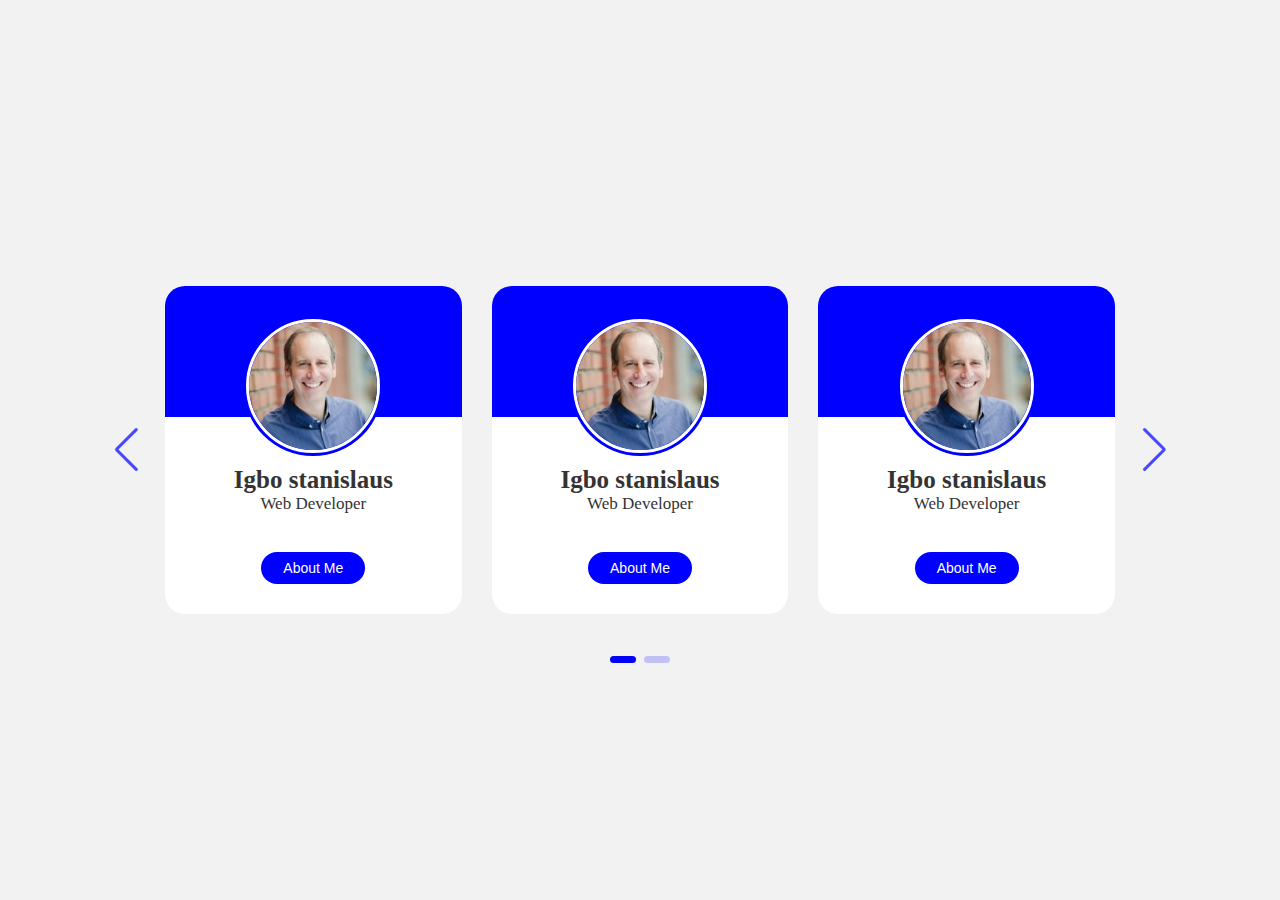
<file: Index.html>
<!DOCTYPE html>
<html lang="en">
<head>
    <meta charset="UTF-8">
    <meta http-equiv="X-UA-Compatible" content="IE=edge">
    <meta name="viewport" content="width=device-width, initial-scale=1.0">
    <title>card</title>
    <link rel="stylesheet" href="https://unpkg.com/swiper/swiper-bundle.min.css"/>
    <link rel="stylesheet" href="https://cdnjs.cloudflare.com/ajax/libs/font-awesome/6.1.1/css/all.min.css" integrity="sha512-KfkfwYDsLkIlwQp6LFnl8zNdLGxu9YAA1QvwINks4PhcElQSvqcyVLLD9aMhXd13uQjoXtEKNosOWaZqXgel0g==" crossorigin="anonymous" referrerpolicy="no-referrer" />
    <link rel="stylesheet" href="public/style.css">
</head>
<body>
    <section>
          
    <div class=" swiper mySwiper containerP">
        <div class="swiper-wrapper content">

            <div class=" swiper-slide card">
                <div class="card-content">
                    <div class="image">
                        <img src="public/img/Doug.jpg" alt="">
                    </div>
                    <div class="media-icons">
                        <i class="fa-brands fa-twitter"></i>
                        <i class="fa-brands fa-github"></i>
                        <i class="fa-brands fa-linkedin"></i>
                    </div>

                    <div class="name-profession">
                        <span class="name">Igbo stanislaus</span>
                        <span class="profession">Web Developer</span>
                    </div>

                    <div class="rating">
                        <i class="fa-solid fa-star"></i>
                        <i class="fas fa-star"></i>
                        <i class="fas fa-star"></i>
                        <i class="fas fa-star"></i>
                        <i class="far fa-star"></i>
                    </div>
                    <div class="button">
                        <button class="aboutMe">About Me</button>
                    </div>
                </div>
            </div>

            <div class=" swiper-slide card">
                <div class="card-content">
                    <div class="image">
                        <img src="public/img/Doug.jpg" alt="">
                    </div>
                    <div class="media-icons">
                        <i class="fa-brands fa-twitter"></i>
                        <i class="fa-brands fa-github"></i>
                        <i class="fa-brands fa-linkedin"></i>
                    </div>

                    <div class="name-profession">
                        <span class="name">Igbo stanislaus</span>
                        <span class="profession">Web Developer</span>
                    </div>

                    <div class="rating">
                        <i class="fa-solid fa-star"></i>
                        <i class="fas fa-star"></i>
                        <i class="fas fa-star"></i>
                        <i class="fas fa-star"></i>
                        <i class="far fa-star"></i>
                    </div>
                    <div class="button">
                        <button class="aboutMe">About Me</button>
                    </div>
                </div>
            </div>

            <div class=" swiper-slide card">
                <div class="card-content">
                    <div class="image">
                        <img src="public/img/Doug.jpg" alt="">
                    </div>
                    <div class="media-icons">
                        <i class="fa-brands fa-twitter"></i>
                        <i class="fa-brands fa-github"></i>
                        <i class="fa-brands fa-linkedin"></i>
                    </div>

                    <div class="name-profession">
                        <span class="name">Igbo stanislaus</span>
                        <span class="profession">Web Developer</span>
                    </div>

                    <div class="rating">
                        <i class="fa-solid fa-star"></i>
                        <i class="fas fa-star"></i>
                        <i class="fas fa-star"></i>
                        <i class="fas fa-star"></i>
                        <i class="far fa-star"></i>
                    </div>
                    <div class="button">
                        <button class="aboutMe">About Me</button>
                    </div>
                </div>
            </div>

            <div class=" swiper-slide card">
                <div class="card-content">
                    <div class="image">
                        <img src="public/img/Doug.jpg" alt="">
                    </div>
                    <div class="media-icons">
                        <i class="fa-brands fa-twitter"></i>
                        <i class="fa-brands fa-github"></i>
                        <i class="fa-brands fa-linkedin"></i>
                    </div>

                    <div class="name-profession">
                        <span class="name">Igbo stanislaus</span>
                        <span class="profession">Web Developer</span>
                    </div>

                    <div class="rating">
                        <i class="fa-solid fa-star"></i>
                        <i class="fas fa-star"></i>
                        <i class="fas fa-star"></i>
                        <i class="fas fa-star"></i>
                        <i class="far fa-star"></i>
                    </div>
                    <div class="button">
                        <button class="aboutMe">About Me</button>
                    </div>
                </div>
            </div>
            
        </div>
        
    </div>

    <div class="swiper-button-next"></div>
      <div class="swiper-button-prev"></div>
      <div class="swiper-pagination"></div>
    </section>
  

    <script src="https://unpkg.com/swiper/swiper-bundle.min.js"></script>

    <!-- Initialize Swiper -->
    <script>
        var swiper = new Swiper(".mySwiper", {
          slidesPerView: 3,
          spaceBetween: 30,
          slidesPerGroup: 3,
          loop: true,
          loopFillGroupWithBlank: true,
          pagination: {
            el: ".swiper-pagination",
            clickable: true,
          },
          navigation: {
            nextEl: ".swiper-button-next",
            prevEl: ".swiper-button-prev",
          },
        });
      </script>
</body>
</html>
</file>
<file: public/style.css>
*{
    margin: 0;
    padding: 0;
    box-sizing: border-box;
}
body{
    height: 100vh;
    display: flex;
    align-items: center;
    justify-content: center;
    background: #f2f2f2;
}
section{
    position: relative;
    height: 450px;
    width: 1075px;
    display: flex;
    align-items: center;
    

}
.swiper{
    width: 950px;

}
section .card .image{
    height: 140px;
    width: 140px;
    border-radius: 50%;
    padding: 3px;
    background: blue;
}
section .card .image img{
    height: 100%;
    width: 100%;
    object-fit: cover;
    border-radius: 50%;
    border: 3px solid #fff;
}
.card{
    position: relative;
    background: #fff;
    border-radius: 20px;
    margin: 20px 0;
    width: 280px;
}
.card::before{
    content: '';
    position: absolute;
    height: 40%;
    width: 100%;
    background: blue;
    border-radius: 20px 20px 0 0;
}
.card .card-content{
    display: flex;
    flex-direction: column;
    align-items: center;
    padding: 30px;
    position: relative;
    z-index: 100;
}
.card .media-icons{
    position: absolute;
    top: 10px;
    right: 20px;
    display: flex;
    flex-direction: column;
    align-items: center;
}
.card .media-icons i{
    color: #fff;
    opacity: 0.6;
    margin-top: 10px;
    transition: all 0.3s ease;
    cursor: pointer;
}
.card .media-icons i:hover{
    opacity: 1;
}
.card .name-profession{
    display: flex;
    flex-direction: column;
    align-items: center;
    margin-top: 10px;
    color: #333;

}
.card .name-profession .name{
    font-size: 25px;
    font-weight: 600;
}
.card .name-profession .profession{
    font-size: 17px;
    font-weight: 50;
}
.card .rating{
    display: flex;
    align-items: center;
    margin-top: 18px;
}
.card .rating i{
    font-size: 18px;
    margin: o 2px;
    color: blue;
}
.card .button{
    margin-top: 20px;
}
.card .button button{
    background: blue;
    outline: none;
    border: none;
    color: #fff;
    padding: 8px 22px;
    border-radius: 20px;
    font-size: 14px;
    transition: all 0.3s ease;
    cursor: pointer;
}
.button button:hover{
    background: blueviolet;
}
.swiper-pagination-bullet{
    height: 7px;
    width: 26px;
    border-radius: 26px;
    background: blue;
}
.swiper-button-next, .swiper-button-prev{
    opacity: 0.7;
    color: blue;
    transition: all 0.3s ease;

}
.swiper-button-next:hover, .swiper-button-prev:hover{
    opacity: 1;
    color: blue;
    
}
</file>
